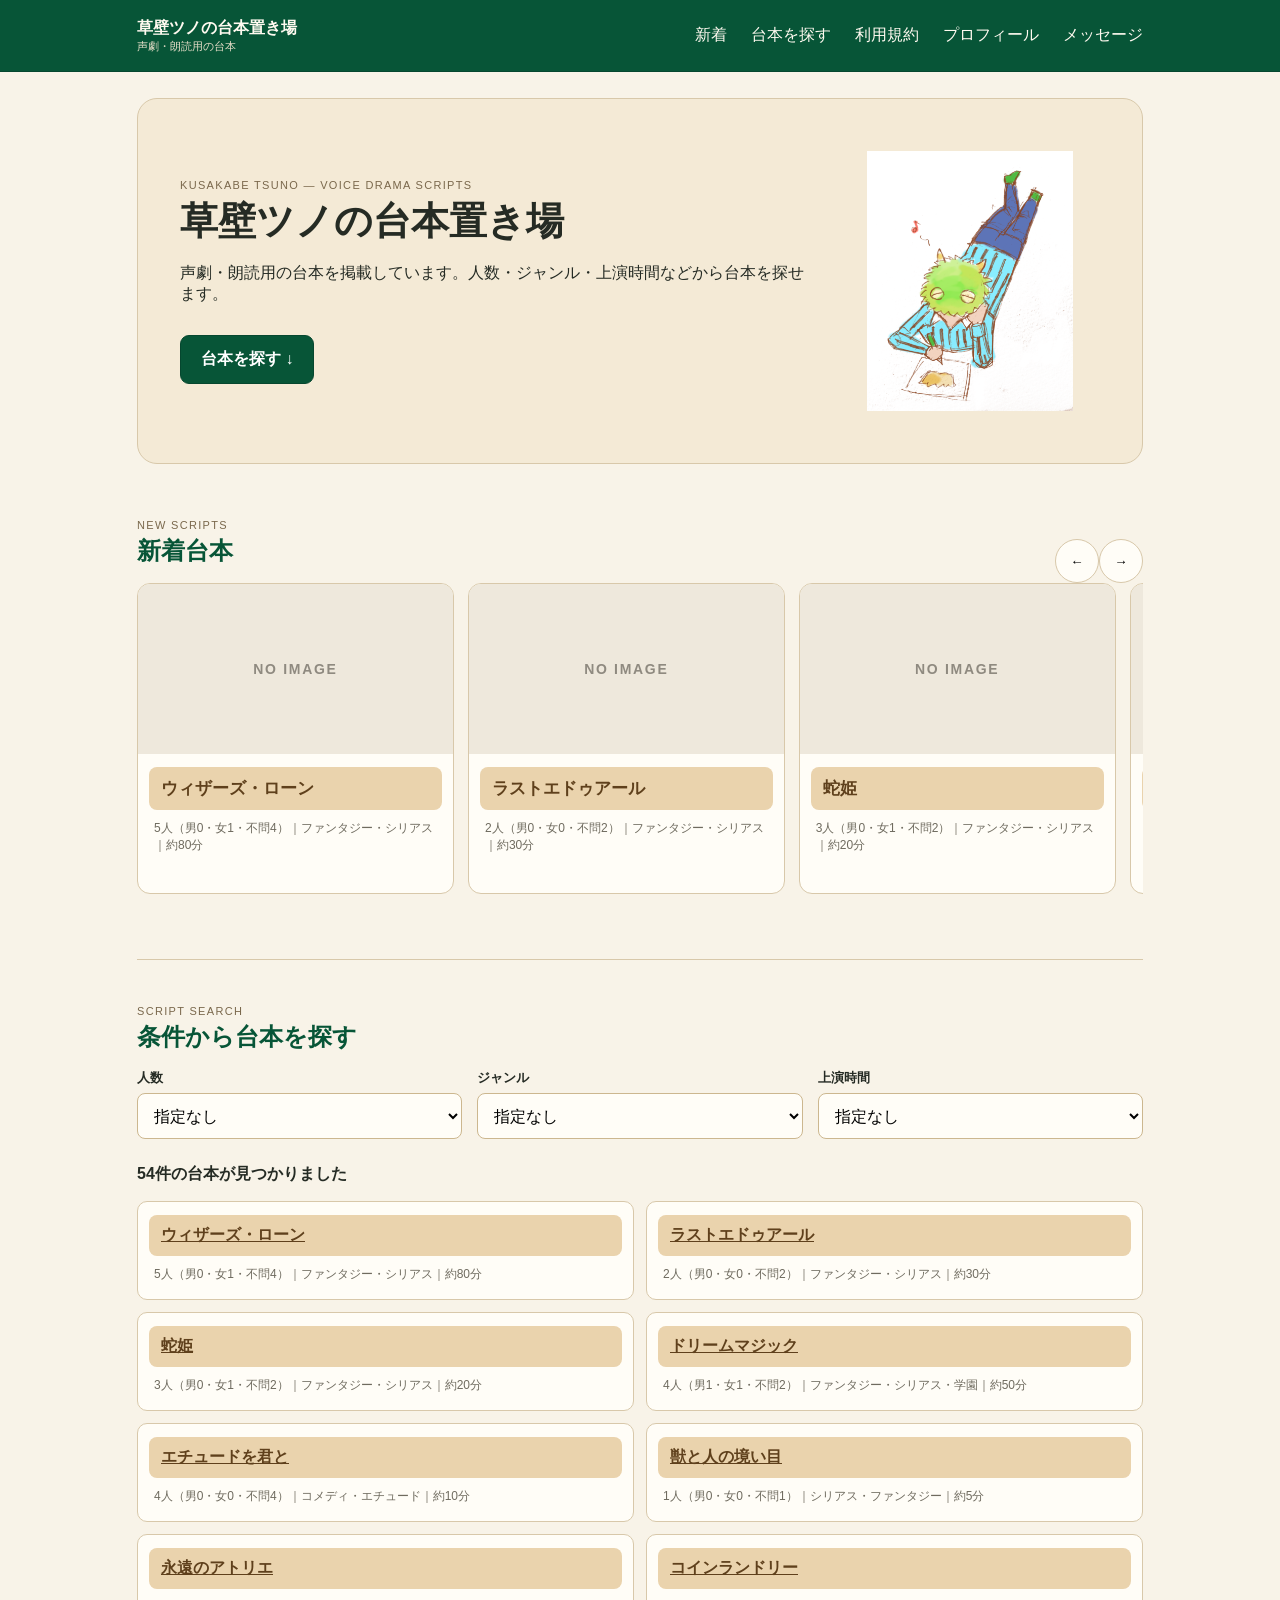
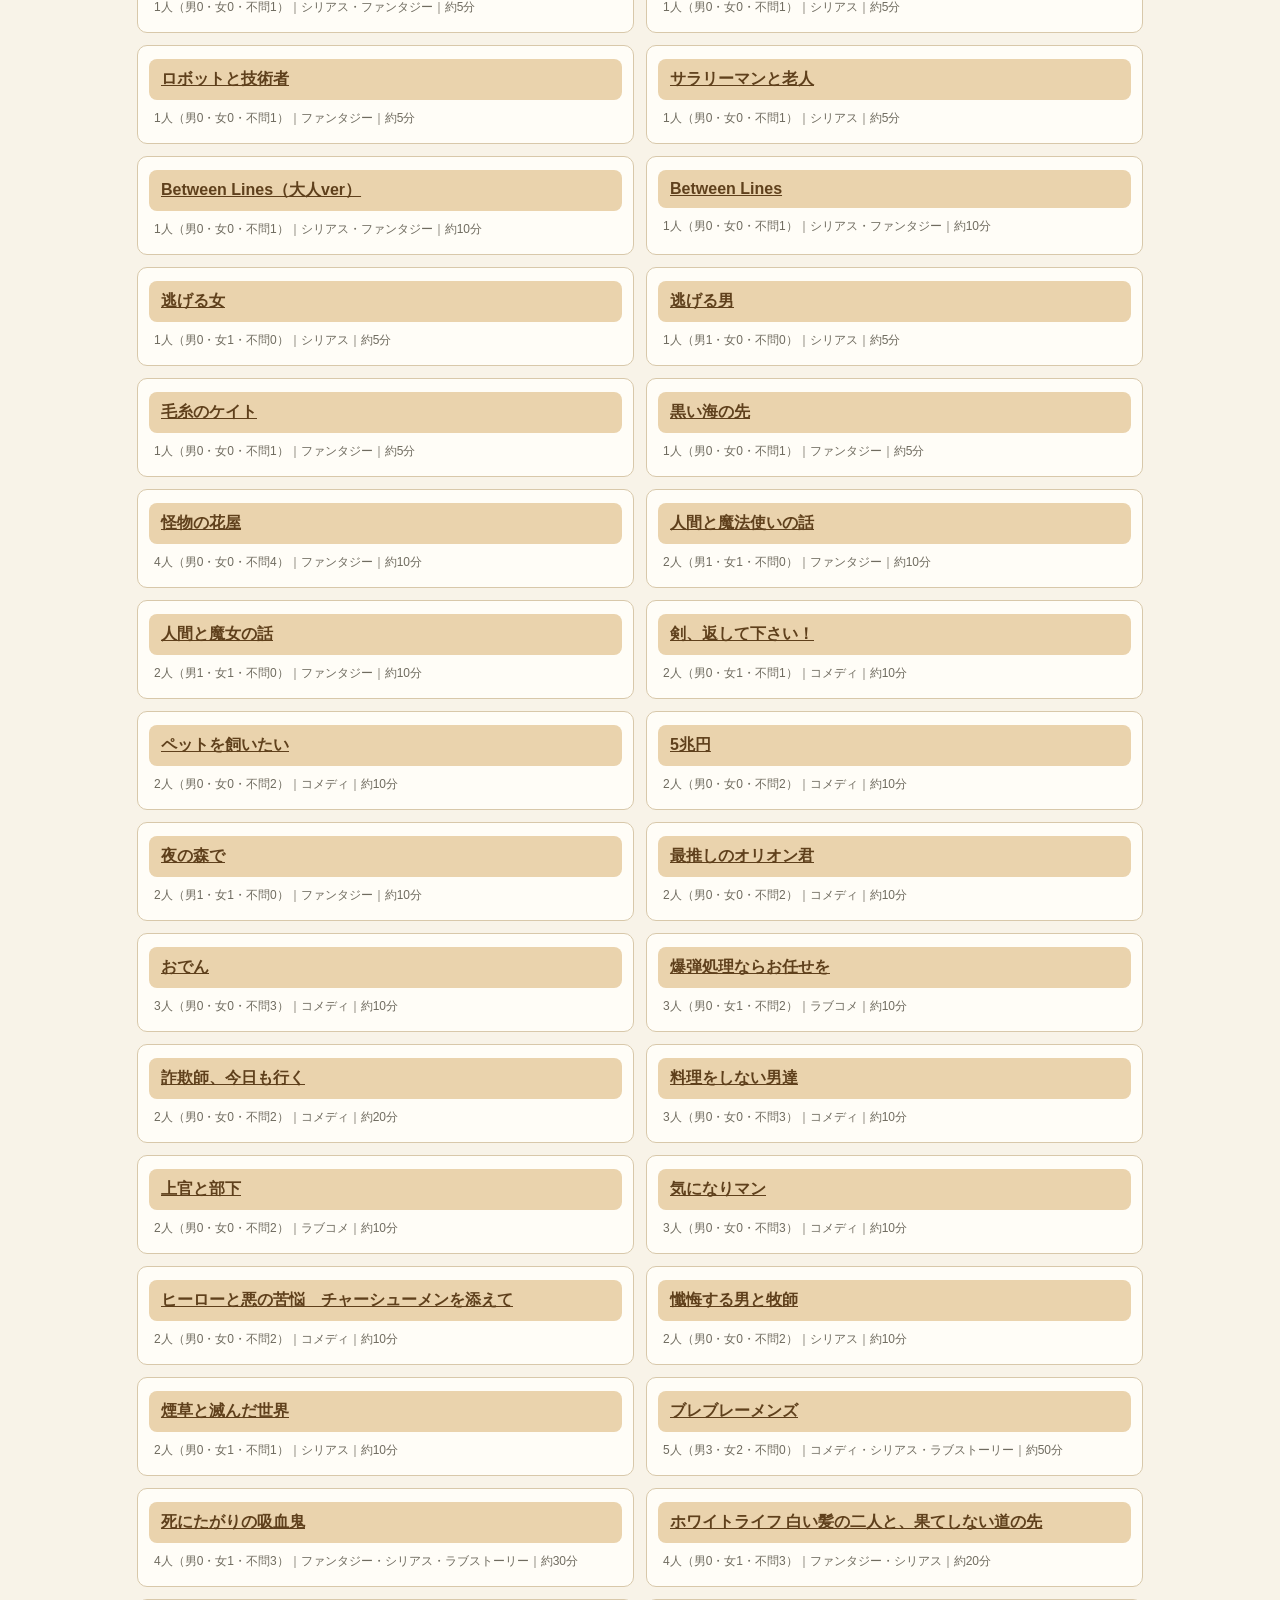
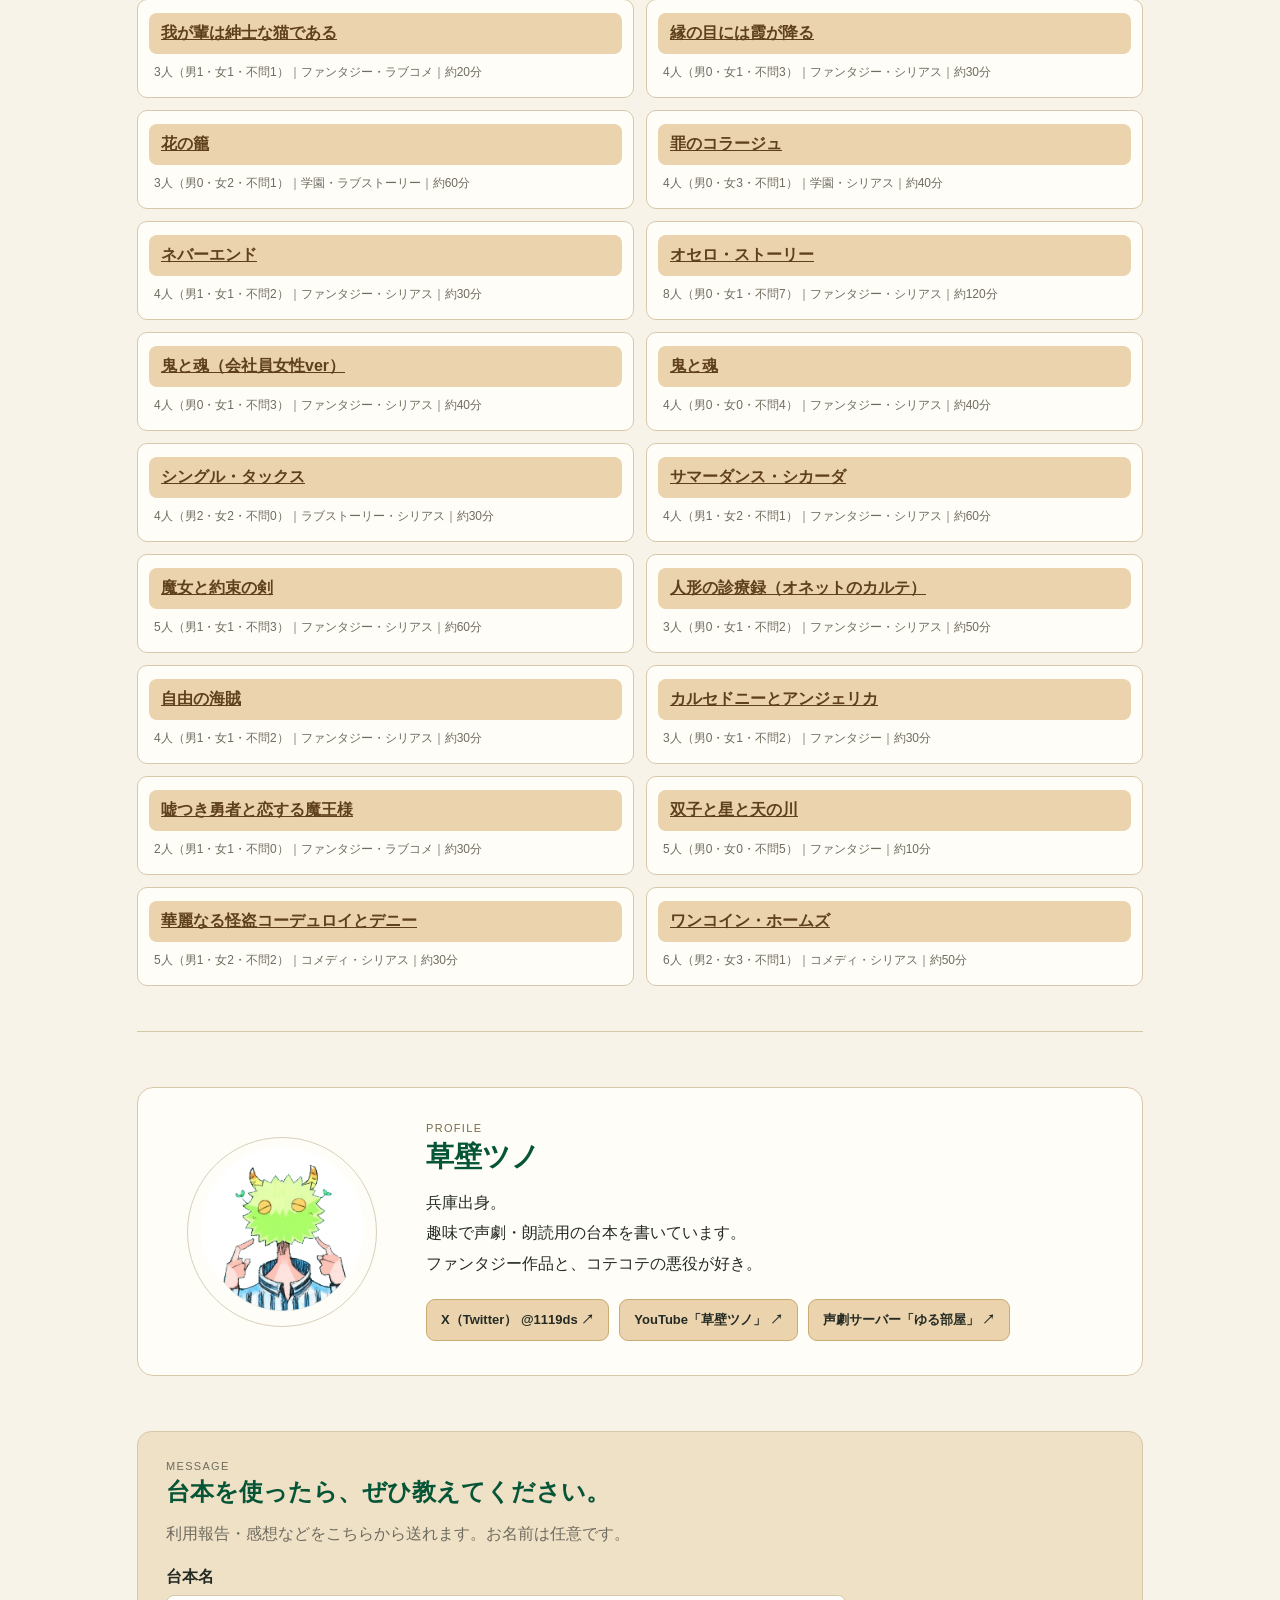
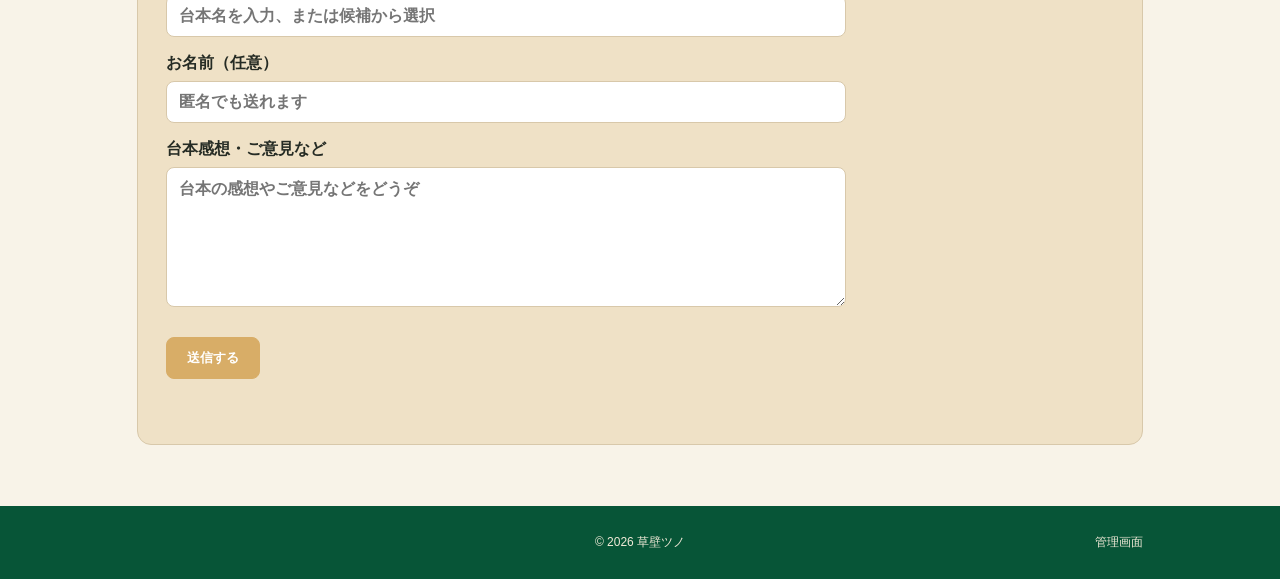
<file: index.html>
<!doctype html><html lang="ja"><head><meta charset="utf-8"><meta name="viewport" content="width=device-width,initial-scale=1"><title>草壁ツノの台本置き場</title><meta name="description" content="草壁ツノの声劇・朗読用台本置き場。人数・ジャンル・上演時間から台本を探せます。"><link rel="stylesheet" href="css/style.css"><style>.feedbackForm{display:grid;gap:16px;max-width:680px;margin-top:22px}.feedbackForm label{display:grid;gap:7px;font-weight:700}.feedbackForm select,.feedbackForm input,.feedbackForm textarea{width:100%;box-sizing:border-box;border:1px solid var(--line);border-radius:8px;background:#fff;padding:11px 12px;font:inherit}.feedbackForm textarea{resize:vertical;min-height:140px}.feedbackForm .button{border:1px solid var(--accent);background:var(--accent)!important;color:#fff!important;cursor:pointer;justify-self:start;padding:11px 20px;border-radius:8px;font-weight:700}.feedbackForm .button:disabled{opacity:.55;cursor:not-allowed}.feedbackStatus{min-height:1.5em;margin:0;font-size:14px}.scriptSuggest{position:relative;width:100%}.scriptSuggestList{position:absolute;z-index:30;left:0;right:0;width:100%;box-sizing:border-box;top:calc(100% + 4px);max-height:260px;overflow-y:auto;background:#fff;border:1px solid var(--line);border-radius:8px;box-shadow:0 8px 24px rgba(0,0,0,.12)}.scriptSuggestItem{display:block;width:100%;border:0!important;border-radius:0!important;background:#fff!important;padding:10px 12px!important;text-align:left;font:inherit;font-weight:400!important;cursor:pointer}.scriptSuggestItem:hover,.scriptSuggestItem.active{background:#f4f1ea!important}.scriptSuggestEmpty{padding:10px 12px;color:var(--muted);font-size:14px}</style></head><body>
<header class="header"><button id="menuBtn" class="menu" aria-label="メニューを開く">☰</button><a class="brand" href="#">草壁ツノの台本置き場<small>声劇・朗読用の台本</small></a><nav class="desktop"><a href="#new">新着</a><a href="#search">台本を探す</a><a href="rules.html">利用規約</a><a href="#about">プロフィール</a><a href="#message">メッセージ</a></nav></header>
<div id="overlay" class="overlay"></div><aside id="drawer" class="drawer"><button id="closeBtn" class="close">×</button><a href="#">🏠 ホーム</a><a href="#search">🔍 台本を探す</a><a href="#new">🆕 新着台本</a><a href="#all">📚 台本一覧</a><a href="rules.html">📖 利用規約</a><a href="#message">✉️ メッセージを送る</a><a href="#about">👤 作者について</a><a href="#community">🎭 Discordコミュニティ</a></aside>
<main><section class="hero"><div class="heroText"><p class="eyebrow">KUSAKABE TSUNO — VOICE DRAMA SCRIPTS</p><h1>草壁ツノの台本置き場</h1><p>声劇・朗読用の台本を掲載しています。人数・ジャンル・上演時間などから台本を探せます。</p><a class="button" href="#search">台本を探す ↓</a></div><div class="heroArt"><img src="images/tsuno-character.png" alt="机に向かって台本を書くキャラクター"></div></section>
<section id="new"><div class="sectionHead"><div><p class="eyebrow">NEW SCRIPTS</p><h2>新着台本</h2></div><div><button id="prev">←</button><button id="next">→</button></div></div><div id="slider" class="slider"></div></section>
<section id="search" class="search"><p class="eyebrow">SCRIPT SEARCH</p><h2>条件から台本を探す</h2><div class="filters"><label>人数<select id="people"><option value="all">指定なし</option></select></label><label>ジャンル<select id="genre"><option value="all">指定なし</option></select></label><label>上演時間<select id="minutes"><option value="999">指定なし</option><option value="10">10分以内</option><option value="20">20分以内</option><option value="30">30分以内</option><option value="40">40分以内</option><option value="50">50分以内</option><option value="60">60分以内</option></select></label></div><p id="count" class="count"></p><div id="results" class="results"></div></section>
<section id="about" class="profile"><div class="profileImage"><img src="images/profile-tsuno.png" alt="草壁ツノのプロフィール画像"></div><div class="profileBody"><p class="eyebrow">PROFILE</p><h2>草壁ツノ</h2><p class="profileText">兵庫出身。<br>趣味で声劇・朗読用の台本を書いています。<br>ファンタジー作品と、コテコテの悪役が好き。</p><div class="profileLinks"><a href="https://x.com/1119ds" target="_blank" rel="noopener noreferrer">X（Twitter） @1119ds ↗</a><a href="https://www.youtube.com/results?search_query=%E8%8D%89%E5%A3%81%E3%83%84%E3%83%8E" target="_blank" rel="noopener noreferrer">YouTube「草壁ツノ」 ↗</a><a href="https://discord.com/invite/UfzxJ7Yh5u" target="_blank" rel="noopener noreferrer">声劇サーバー「ゆる部屋」 ↗</a></div></div></section>
<section id="message" class="message"><p class="eyebrow">MESSAGE</p><h2>台本を使ったら、ぜひ教えてください。</h2><p>利用報告・感想などをこちらから送れます。お名前は任意です。</p><form id="feedbackForm" class="feedbackForm"><label>台本名
<div class="scriptSuggest">
<input id="feedbackScript" type="text" autocomplete="off" required placeholder="台本名を入力、または候補から選択" aria-autocomplete="list" aria-controls="feedbackScriptList">
<div id="feedbackScriptList" class="scriptSuggestList" role="listbox" hidden></div>
</div>
</label><label>お名前（任意）<input id="feedbackName" maxlength="50" placeholder="匿名でも送れます"></label><label>台本感想・ご意見など<textarea id="feedbackMessage" maxlength="1500" rows="6" required placeholder="台本の感想やご意見などをどうぞ"></textarea></label><button id="feedbackSubmit" type="submit" class="button">送信する</button><p id="feedbackStatus" class="feedbackStatus" aria-live="polite"></p></form></section></main><footer><span class="copyright">© 2026 草壁ツノ</span><a class="adminLink" href="login.html">管理画面</a></footer><script src="js/main.js"></script></body></html>
</file>
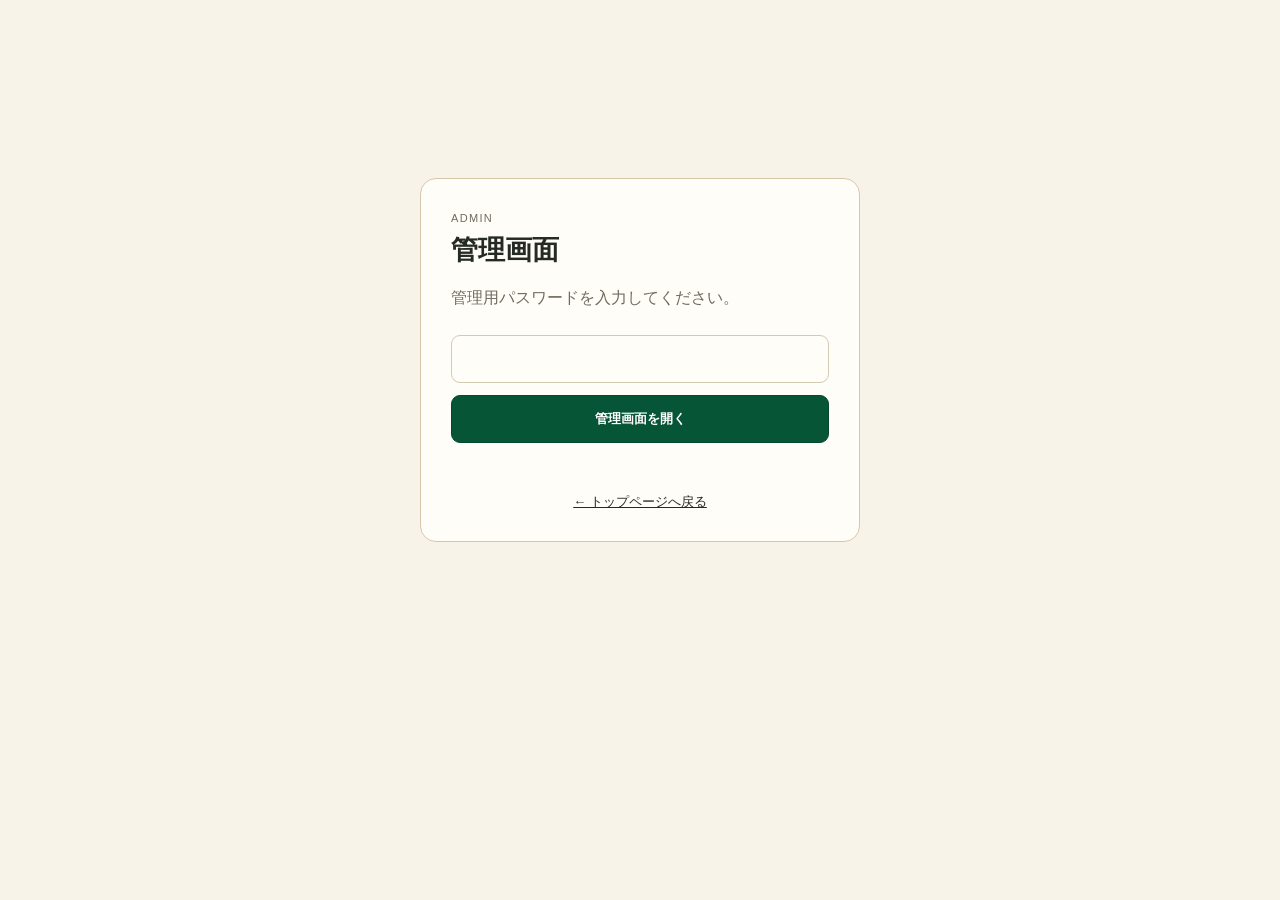
<file: admin.html>
<!doctype html><html lang="ja"><head><meta charset="utf-8"><meta name="viewport" content="width=device-width,initial-scale=1"><title>台本管理ツール | 草壁ツノ</title><script>if(sessionStorage.getItem("tsunoAdminAuth")!=="ok"){location.replace("login.html");}</script><link rel="stylesheet" href="css/style.css"><style>
.admin{max-width:900px;margin:auto;padding:34px 22px 70px}.admin h1{margin:0 0 8px}.note{color:var(--muted);line-height:1.7}.adminPanel{background:#fff;border:1px solid var(--line);border-radius:14px;padding:22px;margin:24px 0}.grid{display:grid;grid-template-columns:2fr repeat(4,1fr);gap:12px}.grid .wide{grid-column:1/-1}.admin label{font-size:13px;font-weight:700}.admin input{display:block;width:100%;height:44px;margin-top:5px;padding:0 10px;border:1px solid var(--line);border-radius:8px;font:inherit}.actions{display:flex;gap:10px;flex-wrap:wrap;margin-top:16px}.admin button,.fileBtn{border:1px solid var(--line);border-radius:8px;background:#fff;padding:10px 14px;font-weight:700;cursor:pointer}.primary{background:var(--accent)!important}.danger{color:#a33}.adminList{display:grid;gap:10px}.adminItem{border:1px solid var(--line);border-radius:10px;padding:14px;display:grid;grid-template-columns:minmax(0,1fr) 190px;gap:18px;align-items:center}.adminItem>div:first-child{min-width:0}.adminItem strong{display:block;overflow-wrap:anywhere}.adminItem small{display:block;color:var(--muted);line-height:1.65;overflow-wrap:anywhere}.adminItem>.actions{width:190px;margin-top:0;display:grid;grid-template-columns:1fr 1fr;gap:10px;justify-self:end}.adminItem>.actions button{width:100%;white-space:nowrap}.adminItem>.actions .xShare{grid-column:1/-1;white-space:normal;line-height:1.35}.fileBtn input{display:none}.status{margin-top:12px;font-size:13px;color:var(--muted)}@media(max-width:700px){.grid{grid-template-columns:1fr 1fr}.grid .title,.grid .wide{grid-column:1/-1}.adminItem{grid-template-columns:minmax(0,1fr) 150px;gap:10px;align-items:start}.adminItem>.actions{width:150px}}
.listTools{margin:0 0 16px}.listTools button{color:#7b3f22}.newSetting{display:flex!important;align-items:center;gap:10px;padding:12px;border:1px solid var(--line);border-radius:8px;background:#faf8f1}.newSetting span{display:flex;align-items:center;gap:8px}.newSetting input{display:inline-block;width:auto;height:auto;margin:0}.newSetting small{font-weight:400;color:var(--muted)}.bulkShareTools{display:flex;align-items:center;gap:10px;flex-wrap:wrap;margin:0 0 16px}.bulkShareTools .status{margin:0}.bulkShareSelect{grid-column:1/-1;white-space:normal!important;line-height:1.35}.bulkShareSelect.selected{background:#f4eadf;border-color:#b98b68}.bulkShareTools button:disabled{opacity:.5;cursor:not-allowed}</style></head><body><main class="admin"><p class="eyebrow">LOCAL ADMIN TOOL</p><h1>台本管理ツール</h1><p class="note">このページで新規登録・編集・削除ができます。変更後に「scripts.json を保存」を押し、GitHub の <b>data/scripts.json</b> と差し替えてください。公開サイトを直接書き換える機能ではありません。</p>
<div class="adminPanel"><div class="actions"><label class="fileBtn">現在の scripts.json を読み込む<input id="file" type="file" accept="application/json,.json"></label><button id="loadSite">サイトのデータを読み込む</button></div><div id="status" class="status">最初にデータを読み込んでください。</div></div>
<div class="adminPanel"><h2 id="formTitle">台本を新規登録</h2><div class="grid"><label class="title">タイトル<input id="title"></label><label>男性<input id="male" type="number" min="0" value="0"></label><label>女性<input id="female" type="number" min="0" value="0"></label><label>不問<input id="any" type="number" min="0" value="0"></label><label>時間（分）<input id="minutes" type="number" min="1" value="10"></label><label class="wide">ジャンル（複数は「,」区切り）<input id="genres" placeholder="ファンタジー, ラブコメ"></label><label class="wide">台本URL<input id="url" type="url" placeholder="https://..."></label><label class="wide newSetting"><span><input id="isNew" type="checkbox" checked> NEWを付ける</span><small>ONにすると登録・設定した日から30日間NEWになります。期限を過ぎたNEWは、adminを開いた時点で自動的にOFF表示になります。</small></label><div class="imageField"><b>新着台本の画像</b><div class="imageControls"><input id="imageFile" type="file" accept="image/*"><button id="removeImage" type="button" class="removeImage">画像を設定しない</button><img id="imagePreview" class="imagePreview" alt="画像プレビュー"></div><p class="note">画像を設定しない場合、新着台本には「NO IMAGE」と表示されます。画像は scripts.json 内に保存されます。</p></div></div><div class="actions"><button id="save" class="primary">新規登録する</button><button id="cancel" hidden>編集をやめる</button></div></div>
<div class="adminPanel"><h2>登録済み台本</h2><div class="actions listTools"><button id="clearAllNew" type="button">すべてのNEWをOFFにする</button></div><div class="bulkShareTools"><button id="shareSelectedToX" type="button" class="primary" disabled>選択した台本をまとめてXで告知</button><span id="bulkShareCount" class="status">選択中：0/3</span></div><p class="note">各台本の「まとめ告知に追加」から最大3作品まで選べます。まとめ告知ではタイトル・人数・URLのみを掲載します。</p><div id="list" class="adminList"></div></div>
<div class="adminPanel"><h2>GitHubへ反映</h2><p class="note">編集が終わったら保存してください。ダウンロードされたファイル名は <b>scripts.json</b> です。</p><button id="download" class="primary">scripts.json を保存</button></div><p><a href="index.html">← トップページへ戻る</a></p></main><script src="js/admin.js"></script></body></html>
</file>
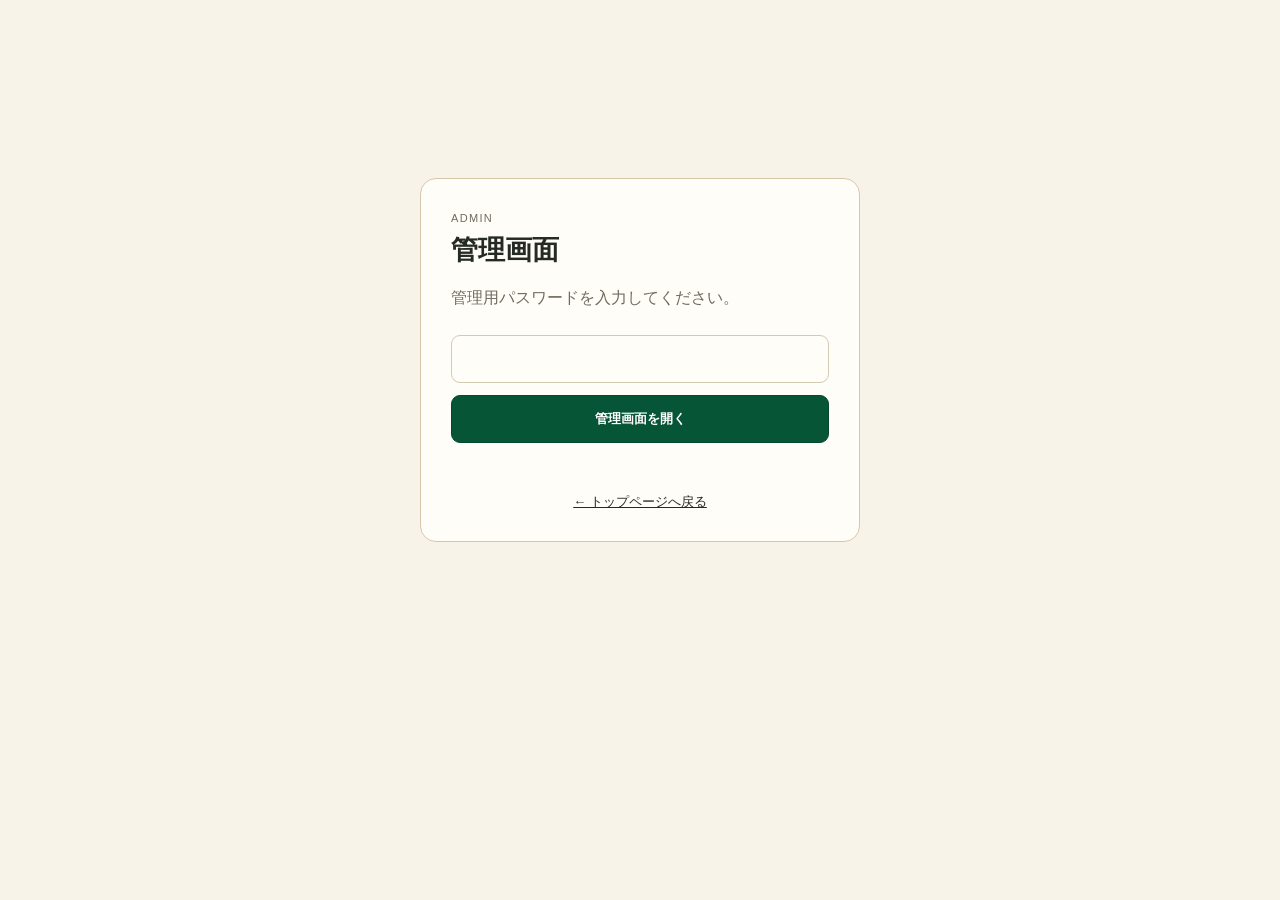
<file: login.html>
<!doctype html><html lang="ja"><head><meta charset="utf-8"><meta name="viewport" content="width=device-width,initial-scale=1"><title>管理画面ログイン | 草壁ツノ</title><link rel="stylesheet" href="css/style.css"><style>
.loginPage{min-height:80vh;display:flex;align-items:center;justify-content:center}.loginBox{width:min(440px,100%);background:#fff;border:1px solid var(--line);border-radius:16px;padding:30px}.loginBox h1{margin:4px 0 10px;font-size:27px}.loginBox p{color:var(--muted);line-height:1.7}.loginBox input{width:100%;height:48px;border:1px solid var(--line);border-radius:9px;padding:0 12px;font:inherit;margin:8px 0 12px}.loginBox button{width:100%;height:48px;border:1px solid var(--line);border-radius:9px;background:var(--accent);font-weight:700;cursor:pointer}.error{min-height:1.5em;color:#a33!important;font-size:13px}.back{display:block;margin-top:18px;color:inherit;text-align:center;font-size:13px}</style></head><body><main class="loginPage"><section class="loginBox"><p class="eyebrow">ADMIN</p><h1>管理画面</h1><p>管理用パスワードを入力してください。</p><form id="loginForm"><input id="password" type="password" autocomplete="current-password" aria-label="管理用パスワード"><button type="submit">管理画面を開く</button><p id="error" class="error"></p></form><a class="back" href="index.html">← トップページへ戻る</a></section></main><script>
const expected="c4cbfc9b8805e9f30d12784d238136c928c7b08354a35f88b7034fc39580a0e8";
async function sha256(t){const b=await crypto.subtle.digest("SHA-256",new TextEncoder().encode(t));return [...new Uint8Array(b)].map(x=>x.toString(16).padStart(2,"0")).join("")}
document.getElementById("loginForm").addEventListener("submit",async e=>{e.preventDefault();const v=document.getElementById("password").value;if(await sha256(v)===expected){sessionStorage.setItem("tsunoAdminAuth","ok");location.href="admin.html"}else{document.getElementById("error").textContent="パスワードが違います。"}});
</script></body></html>
</file>
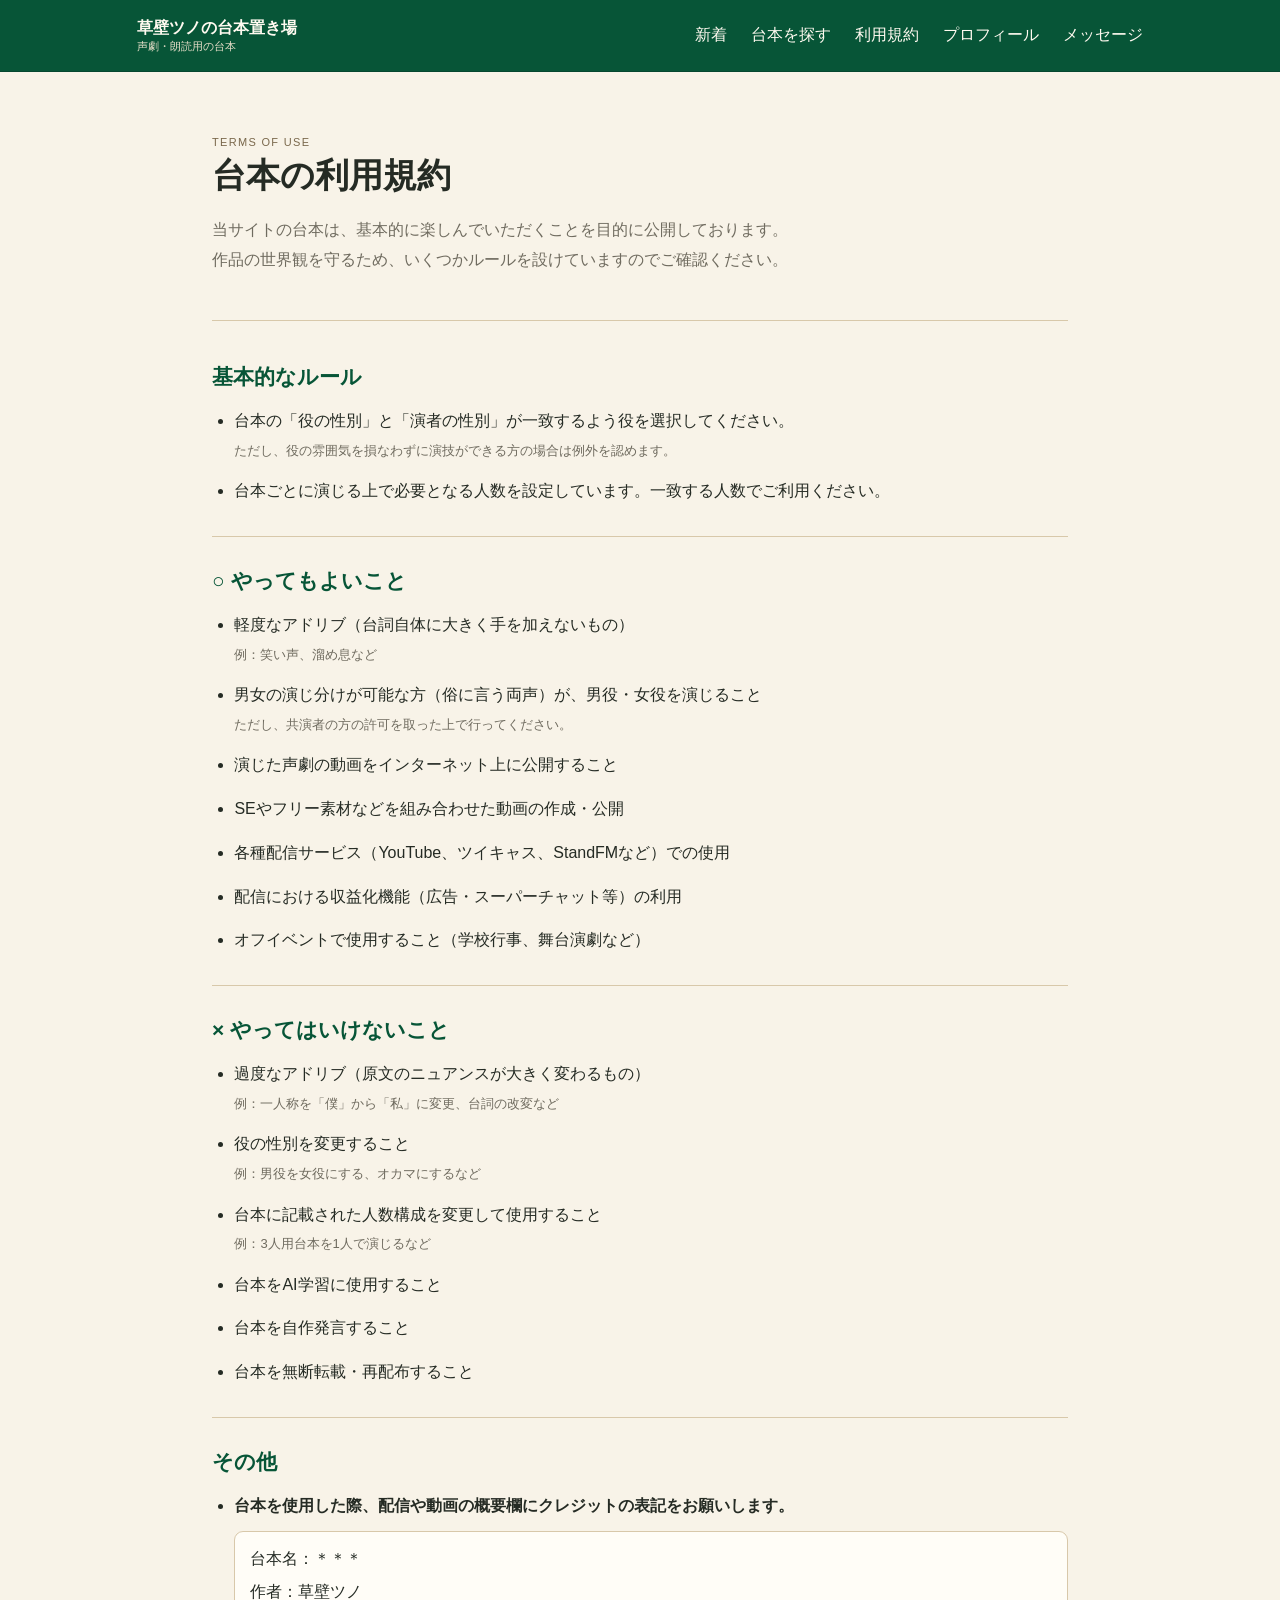
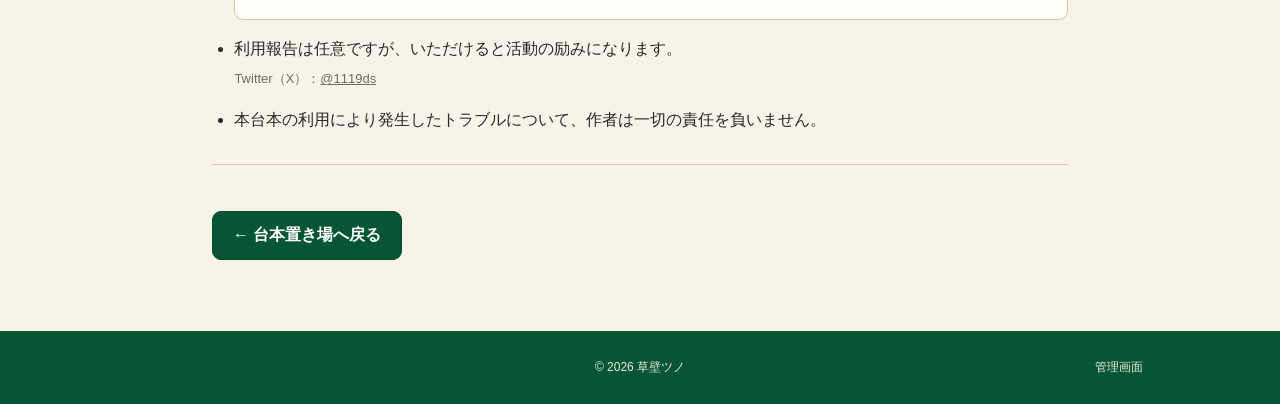
<file: rules.html>
<!doctype html>
<html lang="ja">
<head>
<meta charset="utf-8">
<meta name="viewport" content="width=device-width,initial-scale=1">
<title>台本の利用規約｜草壁ツノの台本置き場</title>
<meta name="description" content="草壁ツノの声劇・朗読用台本の利用規約です。">
<link rel="stylesheet" href="css/style.css">
</head>
<body>
<header class="header"><button id="menuBtn" class="menu" aria-label="メニューを開く">☰</button><a class="brand" href="index.html">草壁ツノの台本置き場<small>声劇・朗読用の台本</small></a><nav class="desktop"><a href="index.html#new">新着</a><a href="index.html#search">台本を探す</a><a href="rules.html">利用規約</a><a href="index.html#about">プロフィール</a><a href="index.html#message">メッセージ</a></nav></header>
<div id="overlay" class="overlay"></div><aside id="drawer" class="drawer"><button id="closeBtn" class="close">×</button><a href="index.html">🏠 ホーム</a><a href="index.html#search">🔍 台本を探す</a><a href="index.html#new">🆕 新着台本</a><a href="index.html#all">📚 台本一覧</a><a href="rules.html">📖 利用規約</a><a href="index.html#message">✉️ メッセージを送る</a><a href="index.html#about">👤 作者について</a><a href="index.html#community">🎭 Discordコミュニティ</a></aside>
<main class="rulesPage">
<section class="rulesHero"><p class="eyebrow">TERMS OF USE</p><h1>台本の利用規約</h1><p>当サイトの台本は、基本的に楽しんでいただくことを目的に公開しております。<br>作品の世界観を守るため、いくつかルールを設けていますのでご確認ください。</p></section>
<section class="rulesBlock"><h2>基本的なルール</h2><ul><li>台本の「役の性別」と「演者の性別」が一致するよう役を選択してください。<small>ただし、役の雰囲気を損なわずに演技ができる方の場合は例外を認めます。</small></li><li>台本ごとに演じる上で必要となる人数を設定しています。一致する人数でご利用ください。</li></ul></section>
<section class="rulesBlock allowed"><h2>やってもよいこと</h2><ul><li>軽度なアドリブ（台詞自体に大きく手を加えないもの）<small>例：笑い声、溜め息など</small></li><li>男女の演じ分けが可能な方（俗に言う両声）が、男役・女役を演じること<small>ただし、共演者の方の許可を取った上で行ってください。</small></li><li>演じた声劇の動画をインターネット上に公開すること</li><li>SEやフリー素材などを組み合わせた動画の作成・公開</li><li>各種配信サービス（YouTube、ツイキャス、StandFMなど）での使用</li><li>配信における収益化機能（広告・スーパーチャット等）の利用</li><li>オフイベントで使用すること（学校行事、舞台演劇など）</li></ul></section>
<section class="rulesBlock prohibited"><h2>やってはいけないこと</h2><ul><li>過度なアドリブ（原文のニュアンスが大きく変わるもの）<small>例：一人称を「僕」から「私」に変更、台詞の改変など</small></li><li>役の性別を変更すること<small>例：男役を女役にする、オカマにするなど</small></li><li>台本に記載された人数構成を変更して使用すること<small>例：3人用台本を1人で演じるなど</small></li><li>台本をAI学習に使用すること</li><li>台本を自作発言すること</li><li>台本を無断転載・再配布すること</li></ul></section>
<section class="rulesBlock"><h2>その他</h2><ul><li><strong>台本を使用した際、配信や動画の概要欄にクレジットの表記をお願いします。</strong><div class="credit"><span>台本名：＊＊＊</span><span>作者：草壁ツノ</span></div></li><li>利用報告は任意ですが、いただけると活動の励みになります。<small>Twitter（X）：<a href="https://x.com/1119ds" target="_blank" rel="noopener noreferrer">@1119ds</a></small></li><li>本台本の利用により発生したトラブルについて、作者は一切の責任を負いません。</li></ul></section>
<p class="backHome"><a class="button" href="index.html">← 台本置き場へ戻る</a></p>
</main>
<footer><span class="copyright">© 2026 草壁ツノ</span><a class="adminLink" href="login.html">管理画面</a></footer>
<script src="js/nav.js"></script>
</body></html>
</file>
<file: css/style.css>
:root{--bg:#fbfaf7;--card:#fff;--text:#242424;--muted:#777;--line:#dedbd4;--accent:#e8dfcf}*{box-sizing:border-box}html{scroll-behavior:smooth}body{margin:0;background:var(--bg);color:var(--text);font-family:-apple-system,BlinkMacSystemFont,"Segoe UI","Noto Sans JP",sans-serif}.header{height:72px;display:flex;align-items:center;gap:18px;max-width:1100px;margin:auto;padding:0 22px;border-bottom:1px solid var(--line)}.brand{font-weight:700;text-decoration:none;color:inherit}.brand small{display:block;font-size:11px;font-weight:400;color:var(--muted)}.desktop{margin-left:auto;display:flex;gap:24px}.desktop a,.drawer a{color:inherit;text-decoration:none}.menu{display:none;font-size:22px;background:none;border:1px solid var(--line);border-radius:8px;width:44px;height:44px}main{max-width:1050px;margin:auto;padding:26px 22px}.hero{padding:42px 42px;background:#f4ead6;border:1px solid var(--line);border-radius:20px;margin-bottom:55px;display:grid;grid-template-columns:minmax(0,1fr) 260px;gap:28px;align-items:center;overflow:hidden}.heroText{min-width:0}.heroArt{display:flex;align-items:center;justify-content:center;min-width:0;height:280px;overflow:hidden}.heroArt img{display:block;width:auto;height:auto;max-width:220px;max-height:260px;object-fit:contain}.hero h1{font-size:38px;margin:5px 0 12px}.hero>p:not(.eyebrow){color:var(--muted);max-width:620px}.eyebrow{font-size:11px;letter-spacing:.12em;color:var(--muted);margin:0 0 4px}.button{display:inline-block;margin-top:14px;padding:13px 20px;border-radius:9px;background:var(--accent);color:inherit;text-decoration:none;font-weight:700}.sectionHead{display:flex;justify-content:space-between;align-items:end}.sectionHead h2,.search h2,.message h2{margin:2px 0 16px}.sectionHead button{width:44px;height:44px;border-radius:50%;border:1px solid var(--line);background:var(--card)}.slider{display:flex;gap:14px;overflow:auto;scroll-snap-type:x mandatory;scrollbar-width:none;padding-bottom:10px}.slider::-webkit-scrollbar{display:none}.card{min-width:31.5%;scroll-snap-align:start;background:var(--card);border:1px solid var(--line);border-radius:13px;overflow:hidden}.thumb{height:145px;background:#e8d3ad;padding:15px}.badge{font-size:11px;font-weight:800;background:var(--accent);padding:5px 8px;border-radius:6px}.cardBody{padding:16px}.cardBody h3{font-size:17px;margin:0 0 7px}.meta{font-size:12px;color:var(--muted)}.card a{color:inherit;text-decoration:none}.search{border-top:1px solid var(--line);border-bottom:1px solid var(--line);padding:45px 0;margin:55px 0}.filters{display:grid;grid-template-columns:repeat(3,1fr);gap:15px}.filters label{font-size:13px;font-weight:700}.filters select{display:block;width:100%;height:46px;margin-top:6px;padding:0 12px;background:var(--card);border:1px solid var(--line);border-radius:8px;font-size:16px}.count{font-weight:700;margin-top:25px}.results{display:grid;grid-template-columns:1fr 1fr;gap:12px}.result{background:var(--card);border:1px solid var(--line);border-radius:10px;padding:16px}.result h3{font-size:16px;margin:0 0 6px}.result a{color:inherit}.message{padding:28px;background:#f1eee8;border:1px solid var(--line);border-radius:14px}.message p{color:var(--muted)}.message button{padding:12px 18px;border:1px solid var(--line);border-radius:8px;background:var(--card)}footer{max-width:1050px;margin:35px auto;padding:25px 22px;border-top:1px solid var(--line);font-size:12px;color:var(--muted)}.drawer,.overlay{display:none}
@media(max-width:700px){.header{height:64px;padding:0 14px}.menu{display:block}.desktop{display:none}main{padding:18px 14px}.hero{padding:28px 22px;margin-bottom:42px;grid-template-columns:minmax(0,1fr) 105px;gap:10px;overflow:hidden}.heroArt{height:150px}.heroArt img{max-width:100px;max-height:145px}.hero h1{font-size:28px}.card{min-width:82%}.filters,.results{grid-template-columns:1fr}.drawer{display:flex;position:fixed;z-index:20;left:0;top:0;bottom:0;width:82%;max-width:310px;background:var(--card);padding:18px;flex-direction:column;gap:5px;transform:translateX(-105%);transition:.2s}.drawer.open{transform:translateX(0)}.drawer a{padding:13px;border-radius:8px}.close{align-self:flex-end;width:44px;height:44px;background:none;border:1px solid var(--line);border-radius:8px;font-size:22px}.overlay{position:fixed;z-index:19;inset:0;background:#0005}.overlay.open{display:block}}

/* 利用規約 */
.rulesPage{max-width:900px}.rulesHero{padding:38px 0 28px;border-bottom:1px solid var(--line);margin-bottom:12px}.rulesHero h1{font-size:34px;margin:5px 0 14px}.rulesHero>p:not(.eyebrow){color:var(--muted);line-height:1.9}.rulesBlock{padding:30px 0;border-bottom:1px solid var(--line)}.rulesBlock h2{font-size:21px;margin:0 0 16px}.rulesBlock ul{margin:0;padding-left:1.4em}.rulesBlock li{margin:0 0 15px;line-height:1.8}.rulesBlock li:last-child{margin-bottom:0}.rulesBlock small{display:block;color:var(--muted);font-size:13px;margin-top:3px}.rulesBlock a{color:inherit}.allowed h2::before{content:"○ ";}.prohibited h2::before{content:"× ";}.credit{margin-top:10px;padding:13px 15px;background:var(--card);border:1px solid var(--line);border-radius:9px;display:flex;flex-direction:column;gap:4px}.backHome{margin:32px 0 10px}@media(max-width:700px){.rulesHero{padding:25px 0 20px}.rulesHero h1{font-size:28px}.rulesBlock{padding:24px 0}}

/* プロフィール */
.profile{display:grid;grid-template-columns:220px minmax(0,1fr);gap:34px;align-items:center;padding:34px;margin:0 0 55px;background:var(--card);border:1px solid var(--line);border-radius:16px}.profileImage{display:flex;justify-content:center;align-items:center}.profileImage img{display:block;width:190px;height:190px;object-fit:cover;border-radius:50%;border:1px solid var(--line);background:#fff}.profileBody h2{font-size:28px;margin:3px 0 12px}.profileText{line-height:1.9;margin:0 0 20px}.profileLinks{display:flex;flex-wrap:wrap;gap:10px}.profileLinks a{display:inline-block;padding:11px 14px;border:1px solid var(--line);border-radius:9px;background:var(--bg);color:inherit;text-decoration:none;font-weight:700;font-size:13px}.profileLinks a:hover{background:var(--accent)}
@media(max-width:700px){.profile{grid-template-columns:1fr;gap:20px;padding:26px 20px;text-align:center;margin-bottom:42px}.profileImage img{width:150px;height:150px}.profileBody h2{font-size:25px}.profileLinks{flex-direction:column}.profileLinks a{width:100%}}

/* 管理画面リンク */
footer{display:grid;grid-template-columns:1fr auto 1fr;align-items:center;gap:16px}.copyright{grid-column:2;text-align:center}.adminLink{grid-column:3;justify-self:end;color:var(--muted);text-decoration:none}.adminLink:hover{text-decoration:underline}@media(max-width:700px){footer{grid-template-columns:1fr auto;gap:20px}.copyright{grid-column:1;text-align:left}.adminLink{grid-column:2;justify-self:end}}

/* v12 Matcha & Cookie palette */
:root{
  --bg:#f7f3e8;
  --card:#fffdf7;
  --text:#34382f;
  --muted:#777264;
  --line:#d9d0bd;
  --accent:#d7dfc1;
  --matcha:#73805a;
  --matcha-dark:#45543a;
  --matcha-soft:#e8ecd9;
  --cookie:#d6b98c;
  --cookie-soft:#efe0c8;
  --cookie-dark:#9a7448;
}
body{background:var(--bg)}
.header{border-bottom-color:#d5ccb8;background:rgba(255,253,247,.72)}
.hero{background:#f4ead6;border-color:#d8cfbb}
.button{background:var(--matcha);color:#fff;border:1px solid var(--matcha-dark)}
.button:hover{background:var(--matcha-dark)}
.sectionHead button{background:var(--card)}
.thumb{background:#e8d3ad}
.badge{background:var(--cookie-soft);color:#5d4a32}
.search{border-color:#d5ccb8}
.filters select{background:var(--card);border-color:#d4c9b3}
.result{border-color:#d9d0bd}
.result:hover{border-color:var(--cookie-dark)}
.message{background:#efe1c6;border-color:#d8cfbb}
.message button{background:var(--card)}
.profile{border-color:#d8cfbb}
.profileImage img{border-color:#d8cfbb;background:#fffdf7}
.profileLinks a{background:#f3eadb;border-color:#d4c5aa}
.profileLinks a:hover{background:var(--matcha-soft);border-color:#aeb99a}
footer{border-top-color:#d5ccb8}
.adminPanel,.loginBox{background:var(--card)!important;border-color:#d8cfbb!important}
.admin button,.fileBtn{background:var(--card)!important;border-color:#d4c9b3!important}
.admin .primary,.loginBox button{background:var(--matcha)!important;color:#fff!important;border-color:var(--matcha-dark)!important}
.admin input,.loginBox input{background:#fffdf8;border-color:#d4c9b3!important}
.adminItem{border-color:#d8cfbb!important}
.drawer{background:var(--card)}
@media(max-width:700px){.overlay{background:#29301f66}}

/* v13 Strong Matcha & Cookie palette */
:root{
  --bg:#f8f4e9;
  --card:#fffdf8;
  --text:#302f29;
  --muted:#716c61;
  --line:#d9cdb8;
  --accent:#d9b983;
  --matcha:#5f7247;
  --matcha-dark:#3f5434;
  --matcha-soft:#e5ead9;
  --cookie:#d7b27a;
  --cookie-soft:#f0dfc4;
  --cookie-light:#f5e8d2;
  --cookie-dark:#805a32;
}
body{background:var(--bg)}
.header{
  max-width:none;
  padding-left:max(22px,calc((100% - 1050px)/2 + 22px));
  padding-right:max(22px,calc((100% - 1050px)/2 + 22px));
  background:var(--matcha-dark);
  border-bottom-color:#35462c;
  color:#fffdf5;
}
.brand small{color:#e6eadc}.desktop a{color:#fffdf5}.menu{color:#fffdf5;border-color:#91a181}
.hero{background:#f4ead6;border-color:#d5c8b1}
.button{background:var(--matcha-dark);color:#fff;border-color:#35462c}.button:hover{background:#33462b}
.sectionHead h2,.search h2,.profileBody h2,.message h2,.rulesBlock h2{color:var(--matcha-dark)}
.eyebrow{color:#758064}
.card,.result{border-color:#d8c7ab;box-shadow:0 2px 8px #6e57320b}
.thumb{background:#e8d3ad}
.badge{background:var(--matcha-dark);color:#fffdf5}
.cardBody h3,.result h3{
  display:block;
  margin:-3px -5px 10px;
  padding:9px 10px;
  border-radius:7px;
  background:var(--cookie-light);
  color:#654722;
  border-left:4px solid var(--cookie-dark);
}
.cardBody h3{font-size:17px}.result h3{font-size:16px}
.search{border-color:#d3c4aa}.filters select{border-color:#ccb995}.result:hover{border-color:var(--cookie-dark)}
.message{background:#efe1c6;border-color:#d4c5aa}
.profile{border-color:#d5c8b1}.profileLinks a{background:#f0dfc4;border-color:#d0b98f}.profileLinks a:hover{background:#e4ead7;border-color:#9dad89}
footer{
  max-width:none;
  margin:35px 0 0;
  padding:28px max(22px,calc((100% - 1050px)/2 + 22px));
  background:var(--matcha-dark);
  border-top:0;
  color:#e8ecdf;
}
.adminLink{color:#e8ecdf}.adminLink:hover{color:#fff}
.rulesHero{border-color:#d3c4aa}.rulesBlock{border-color:#d3c4aa}.credit{border-color:#d5c8b1}
.drawer{background:#fffdf8}.drawer a:hover{background:var(--matcha-soft)}
.adminPanel,.loginBox{background:var(--card)!important;border-color:#d5c8b1!important}
.admin .primary,.loginBox button{background:var(--matcha-dark)!important;border-color:#35462c!important}
@media(max-width:700px){
  .header{padding-left:14px;padding-right:14px}
  footer{padding-left:14px;padding-right:14px}
}

/* v14: 濃い抹茶 × クッキーブラウン / flat color */
:root{
  --bg:#f8f3e8;
  --card:#fffdf7;
  --text:#252b24;
  --muted:#6f6b5f;
  --line:#d8c8aa;
  --accent:#d8ad67;
  --matcha:#12613f;
  --matcha-dark:#075537;
  --matcha-soft:#dfe7d6;
  --cookie:#d7a85e;
  --cookie-soft:#ead3ad;
  --cookie-light:#f0dfc2;
  --cookie-dark:#765022;
}
body{background:var(--bg)}
.header{background:var(--matcha-dark);border-bottom-color:#06472f;color:#fffaf0}
.brand small{color:#e7dfc9}.desktop a{color:#fffaf0}.menu{color:#fffaf0;border-color:#d9c89f}
.hero{background:#f4ead6;border-color:#d8c8aa}
.button{background:var(--matcha-dark);color:#fff;border-color:#06472f}.button:hover{background:#06472f}
.sectionHead h2,.search h2,.profileBody h2,.message h2,.rulesBlock h2{color:var(--matcha-dark)}
.eyebrow{color:#7a684c}
.card,.result{border-color:#d8c8aa;box-shadow:none}
.thumb{background:#e8d3ad}
.badge{background:#e60012;color:#fff;border-radius:5px}
.cardBody h3,.result h3{background:var(--cookie-soft);color:#5f401c;border-left:4px solid var(--cookie-dark)}
.search{border-color:#d8c8aa}.filters select{border-color:#ccb78f}.result:hover{border-color:var(--cookie-dark)}
.message{background:#efe1c6;border-color:#d8c8aa}
.profile{border-color:#d8c8aa}.profileLinks a{background:#ead3ad;border-color:#cbaa73}.profileLinks a:hover{background:#dfc18e;border-color:#9d753b}
footer{background:var(--matcha-dark);color:#f1ead8}.adminLink{color:#f1ead8}.adminLink:hover{color:#fff}
.rulesHero,.rulesBlock{border-color:#d8c8aa}.credit{border-color:#d8c8aa}
.drawer{background:#fffaf0}.drawer a:hover{background:#ead3ad}
.adminPanel,.loginBox{background:var(--card)!important;border-color:#d8c8aa!important}
.admin .primary,.loginBox button{background:var(--matcha-dark)!important;border-color:#06472f!important}

/* v15: script title + optional new-script images */
.cardBody h3,.result h3{border-left:0!important;background:var(--cookie-soft)!important;color:#5f401c!important;padding:10px 12px!important;border-radius:8px!important}
.thumb{height:170px;background:#eee8dc;padding:0;position:relative;display:flex;align-items:center;justify-content:center;overflow:hidden}
.thumb img{width:100%;height:100%;object-fit:cover;display:block}
.thumb .noImage{font-size:14px;letter-spacing:.12em;color:#8f8a80;font-weight:700}
.thumb .badge{position:absolute;top:10px;right:10px;z-index:2;background:#e60012;color:#fff}
.imageField{grid-column:1/-1}.imageControls{display:flex;gap:12px;align-items:center;flex-wrap:wrap}.imagePreview{width:150px;height:90px;border:1px solid var(--line);border-radius:8px;object-fit:cover;background:#eee8dc}.imagePreview.no-image{display:flex;align-items:center;justify-content:center;color:#8f8a80;font-size:12px}.removeImage{padding:8px 12px}
</file>
